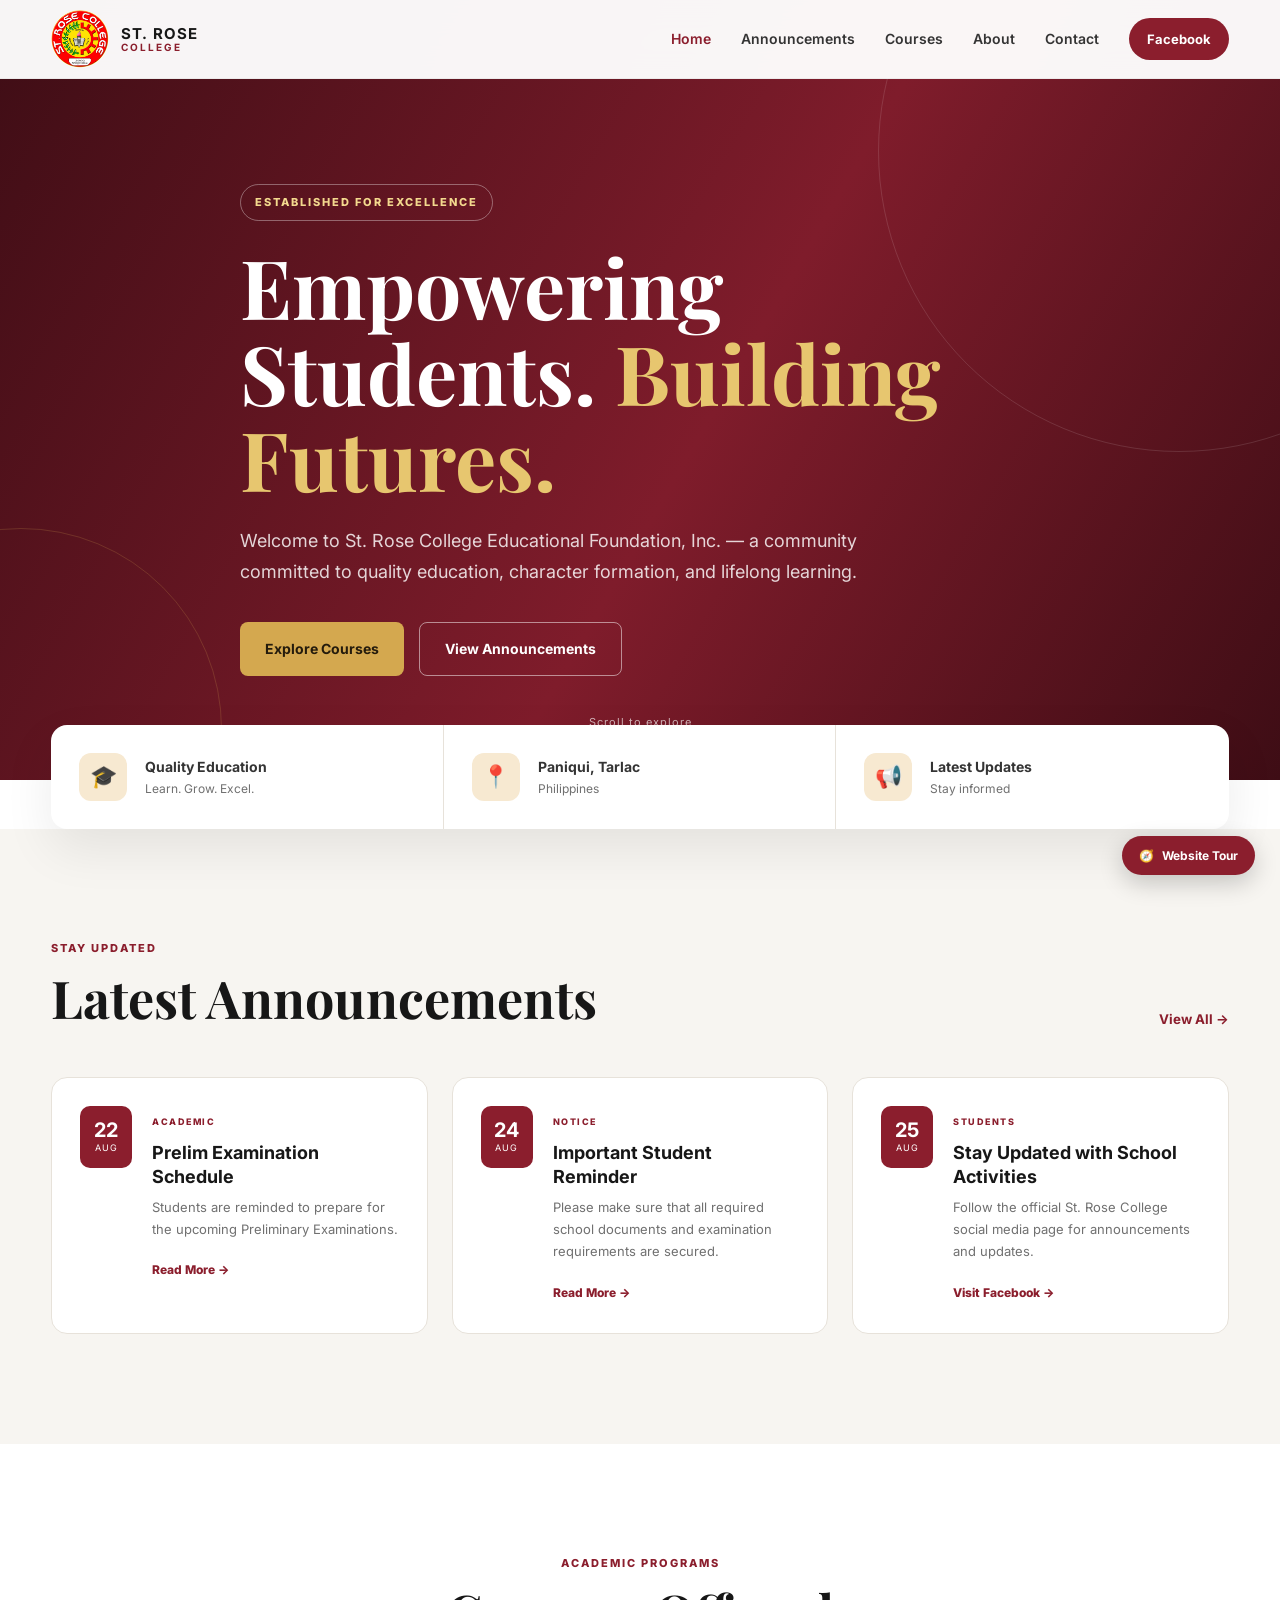
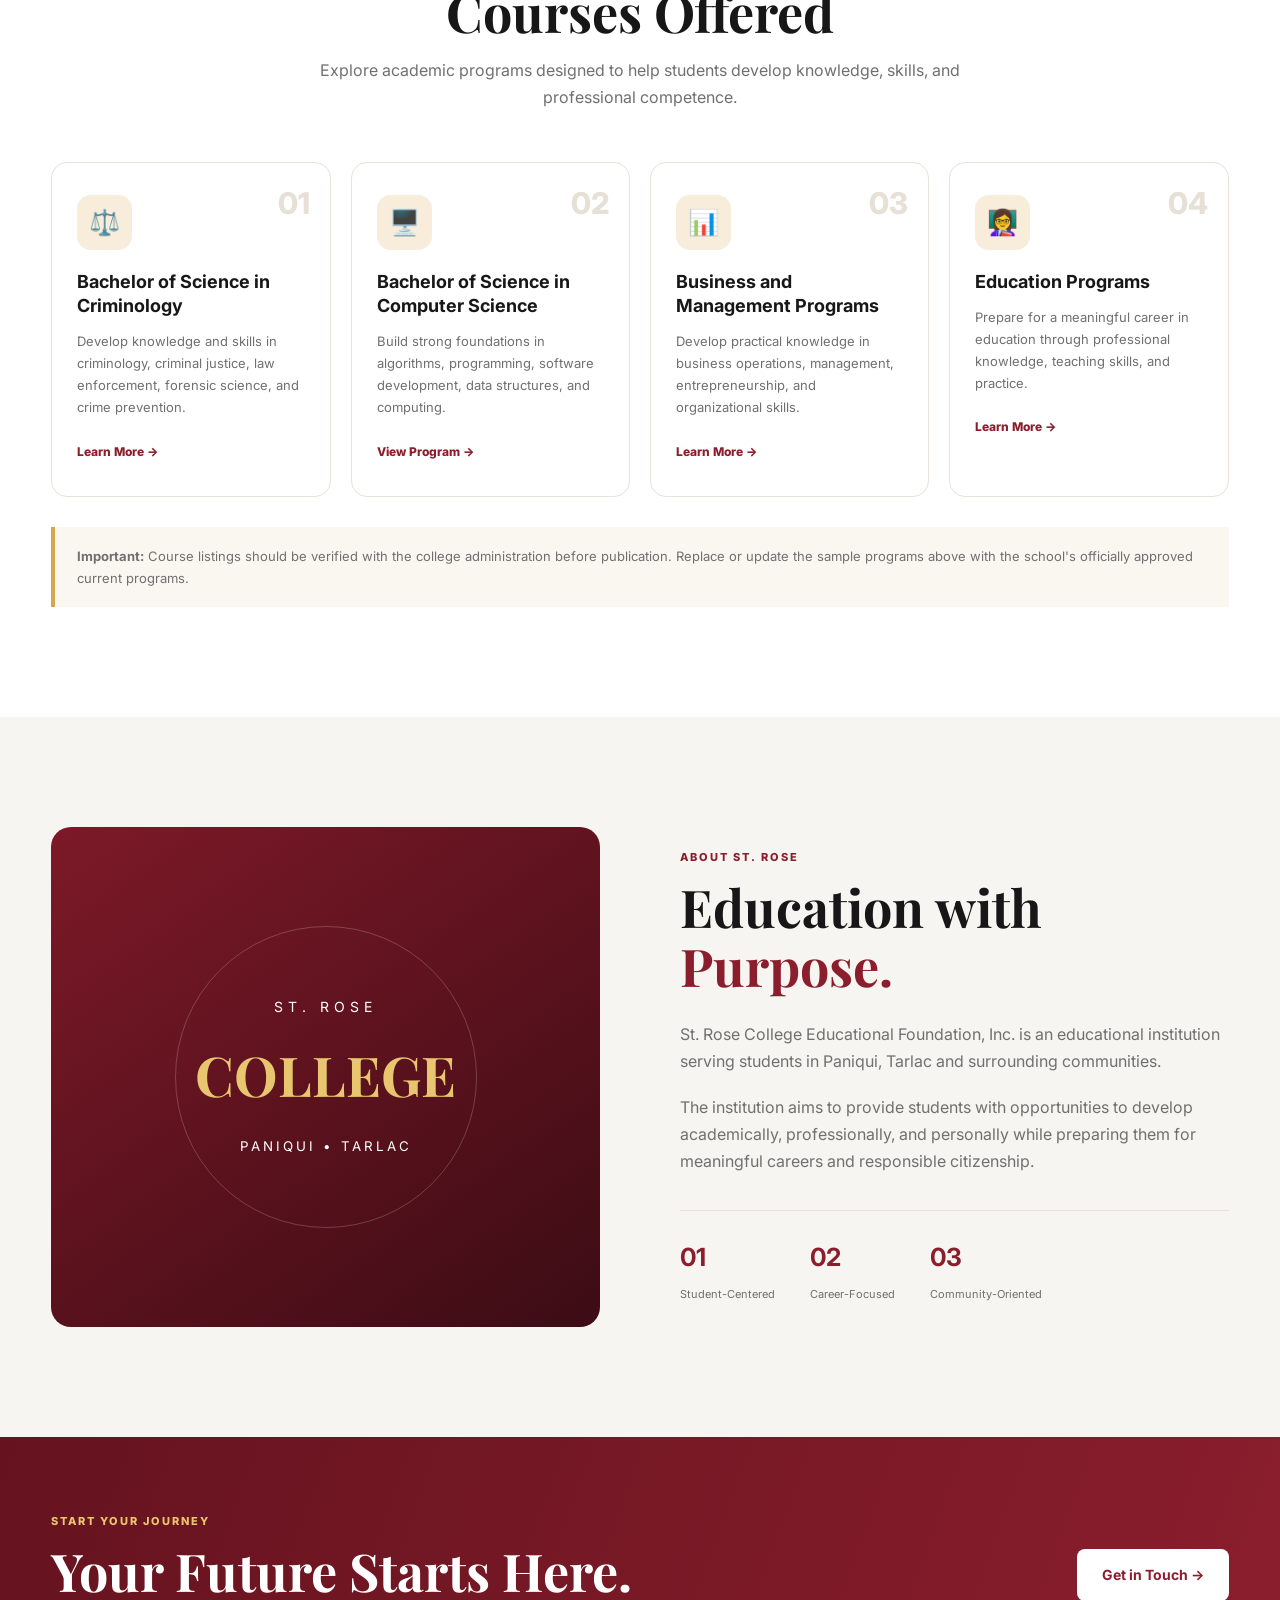
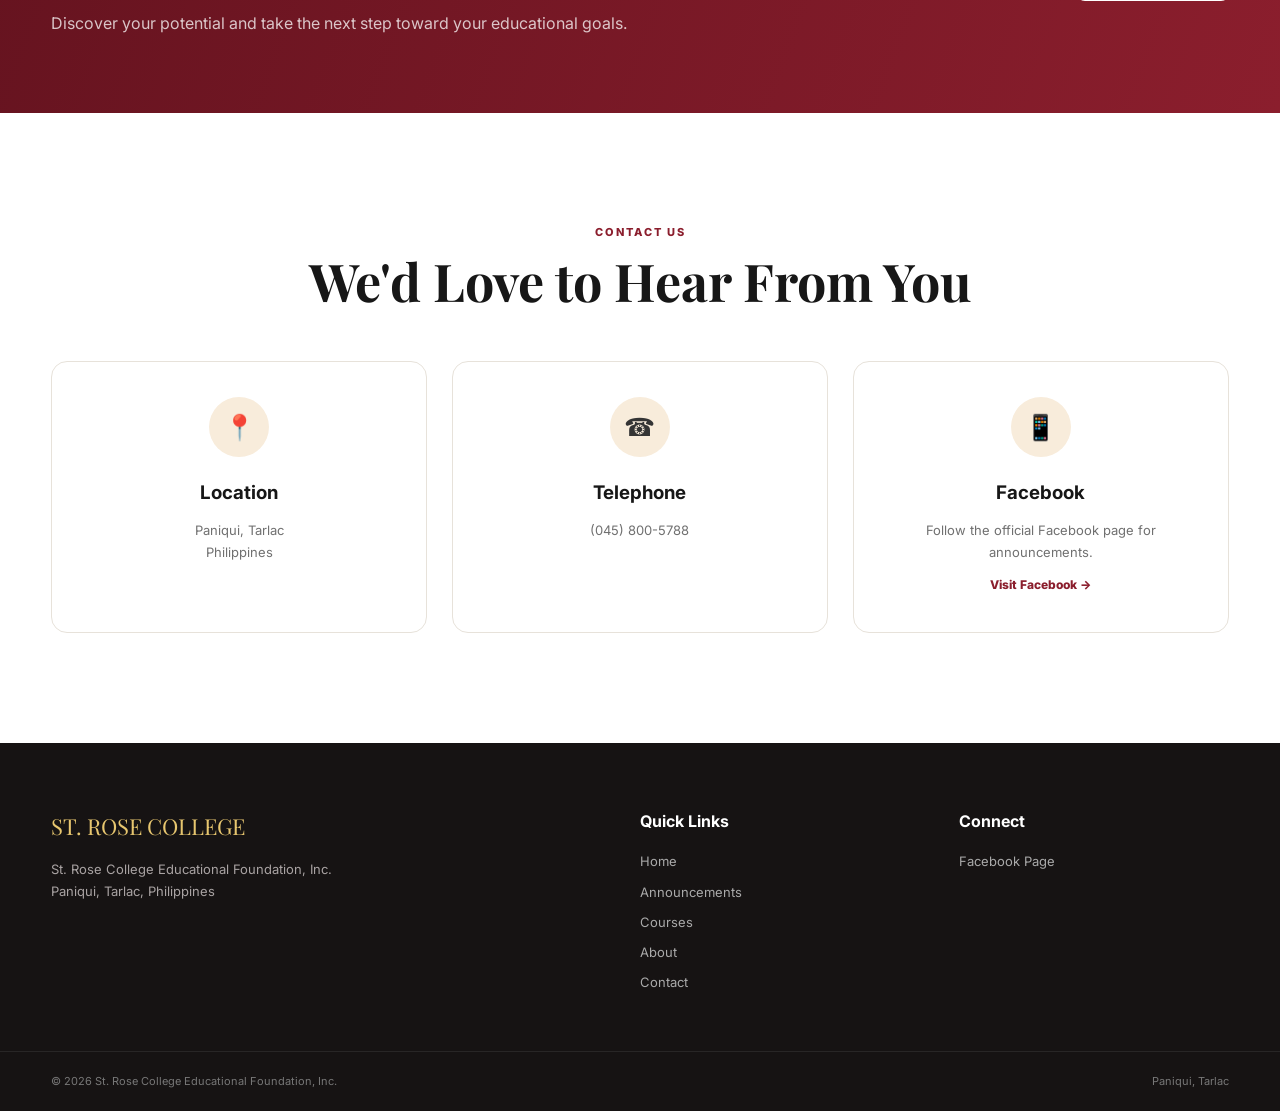
<file: index.html>
<!DOCTYPE html>
<html lang="en">
<head>
    <meta charset="UTF-8">
    <meta name="viewport" content="width=device-width, initial-scale=1.0">

    <title>St. Rose College Educational Foundation, Inc.</title>

    <meta
        name="description"
        content="St. Rose College Educational Foundation, Inc. - Paniqui, Tarlac"
    >

    <link rel="stylesheet" href="style.css">

    <!-- Google Font -->
    <link rel="preconnect" href="https://fonts.googleapis.com">
    <link rel="preconnect" href="https://fonts.gstatic.com" crossorigin>
    <link
        href="https://fonts.googleapis.com/css2?family=Inter:wght@400;500;600;700;800&family=Playfair+Display:wght@600;700;800&display=swap"
        rel="stylesheet"
    >
</head>

<body>

<!-- ================= HEADER ================= -->

<header class="header" data-tour="header">

    <div class="container nav-container">

        <a href="#home" class="logo">
        
            <img
                src="st-rose-logo.jpg"
                alt="St. Rose College Educational Foundation, Inc. Logo"
                class="college-logo"
            >
        
            <div class="logo-text">
                <strong>ST. ROSE</strong>
                <span>COLLEGE</span>
            </div>
        
        </a>

        <nav class="navbar" id="navbar">

            <a href="#home" class="nav-link active">Home</a>
            <a href="#announcements" class="nav-link">Announcements</a>
            <a href="#courses" class="nav-link">Courses</a>
            <a href="#about" class="nav-link">About</a>
            <a href="#contact" class="nav-link">Contact</a>

            <a
                href="https://www.facebook.com/officialstrosecollege2002/"
                target="_blank"
                class="nav-facebook"
            >
                Facebook
            </a>

        </nav>

        <button class="menu-toggle" id="menuToggle" aria-label="Open menu">
            ☰
        </button>

    </div>

</header>


<!-- ================= HERO ================= -->

<section
    class="hero"
    id="home"
    data-tour="hero"
>

    <div class="hero-overlay"></div>

    <div class="container hero-content">

        <div class="hero-badge">
            ESTABLISHED FOR EXCELLENCE
        </div>

        <h1>
            Empowering Students.
            <span>Building Futures.</span>
        </h1>

        <p>
            Welcome to St. Rose College Educational Foundation, Inc.
            — a community committed to quality education, character
            formation, and lifelong learning.
        </p>

        <div class="hero-buttons">

            <a href="#courses" class="btn btn-primary">
                Explore Courses
            </a>

            <a href="#announcements" class="btn btn-outline">
                View Announcements
            </a>

        </div>

    </div>

    <div class="hero-scroll">
        <span>Scroll to explore</span>
        <span>↓</span>
    </div>

</section>


<!-- ================= QUICK INFO ================= -->

<section class="quick-info">

    <div class="container quick-grid">

        <div class="quick-card">

            <div class="quick-icon">🎓</div>

            <div>
                <strong>Quality Education</strong>
                <span>Learn. Grow. Excel.</span>
            </div>

        </div>

        <div class="quick-card">

            <div class="quick-icon">📍</div>

            <div>
                <strong>Paniqui, Tarlac</strong>
                <span>Philippines</span>
            </div>

        </div>

        <div class="quick-card">

            <div class="quick-icon">📢</div>

            <div>
                <strong>Latest Updates</strong>
                <span>Stay informed</span>
            </div>

        </div>

    </div>

</section>


<!-- ================= ANNOUNCEMENTS ================= -->

<section
    class="section announcements"
    id="announcements"
    data-tour="announcements"
>

    <div class="container">

        <div class="section-heading">

            <div>
                <span class="section-label">STAY UPDATED</span>

                <h2>
                    Latest Announcements
                </h2>
            </div>

            <button class="view-all" id="showAllBtn">
                View All →
            </button>

        </div>


        <div class="announcement-grid" id="announcementGrid">

            <!-- Announcement 1 -->

            <article class="announcement-card">

                <div class="announcement-date">
                    <strong>22</strong>
                    <span>AUG</span>
                </div>

                <div class="announcement-content">

                    <span class="announcement-tag">
                        ACADEMIC
                    </span>

                    <h3>
                        Prelim Examination Schedule
                    </h3>

                    <p>
                        Students are reminded to prepare for the
                        upcoming Preliminary Examinations.
                    </p>

                    <button
                        class="read-more"
                        data-title="Prelim Examination Schedule"
                        data-content="Please prepare for your Preliminary Examinations. Students are encouraged to secure the necessary examination requirements before the examination dates."
                    >
                        Read More →
                    </button>

                </div>

            </article>


            <!-- Announcement 2 -->

            <article class="announcement-card">

                <div class="announcement-date">
                    <strong>24</strong>
                    <span>AUG</span>
                </div>

                <div class="announcement-content">

                    <span class="announcement-tag">
                        NOTICE
                    </span>

                    <h3>
                        Important Student Reminder
                    </h3>

                    <p>
                        Please make sure that all required school
                        documents and examination requirements are secured.
                    </p>

                    <button
                        class="read-more"
                        data-title="Important Student Reminder"
                        data-content="Students are advised to coordinate with the appropriate school offices regarding permits, promissory notes, and other requirements."
                    >
                        Read More →
                    </button>

                </div>

            </article>


            <!-- Announcement 3 -->

            <article class="announcement-card">

                <div class="announcement-date">
                    <strong>25</strong>
                    <span>AUG</span>
                </div>

                <div class="announcement-content">

                    <span class="announcement-tag">
                        STUDENTS
                    </span>

                    <h3>
                        Stay Updated with School Activities
                    </h3>

                    <p>
                        Follow the official St. Rose College social
                        media page for announcements and updates.
                    </p>

                    <a
                        href="https://www.facebook.com/officialstrosecollege2002/"
                        target="_blank"
                        class="read-more"
                    >
                        Visit Facebook →
                    </a>

                </div>

            </article>

        </div>

    </div>

</section>


<!-- ================= COURSES ================= -->

<section
    class="section courses-section"
    id="courses"
    data-tour="courses"
>

    <div class="container">

        <div class="section-heading centered">

            <span class="section-label">
                ACADEMIC PROGRAMS
            </span>

            <h2>
                Courses Offered
            </h2>

            <p>
                Explore academic programs designed to help students
                develop knowledge, skills, and professional competence.
            </p>

        </div>


        <div class="course-grid">

            <!-- Course -->

            <article class="course-card">
            
                <div class="course-number">
                    01
                </div>
            
                <div class="course-icon">
                    ⚖️
                </div>
            
                <h3>
                    Bachelor of Science in Criminology
                </h3>
            
                <p>
                    Develop knowledge and skills in criminology, criminal justice,
                    law enforcement, forensic science, and crime prevention.
                </p>
            
                <a href="#contact">
                    Learn More →
                </a>
            
            </article>


            <article class="course-card">
            
                <div class="course-number">
                    02
                </div>
            
                <div class="course-icon">
                    🖥️
                </div>
            
                <h3>
                    Bachelor of Science in Computer Science
                </h3>
            
                <p>
                    Build strong foundations in algorithms, programming,
                    software development, data structures, and computing.
                </p>
            
                <a href="computer-science.html" class="course-link">
                    View Program →
                </a>
            
            </article>


            <article class="course-card">

                <div class="course-number">
                    03
                </div>

                <div class="course-icon">
                    📊
                </div>

                <h3>
                    Business and Management Programs
                </h3>

                <p>
                    Develop practical knowledge in business operations,
                    management, entrepreneurship, and organizational skills.
                </p>

                <a href="#contact">
                    Learn More →
                </a>

            </article>


            <article class="course-card">

                <div class="course-number">
                    04
                </div>

                <div class="course-icon">
                    👩‍🏫
                </div>

                <h3>
                    Education Programs
                </h3>

                <p>
                    Prepare for a meaningful career in education through
                    professional knowledge, teaching skills, and practice.
                </p>

                <a href="#contact">
                    Learn More →
                </a>

            </article>

        </div>


        <div class="course-note">

            <strong>Important:</strong>

            Course listings should be verified with the college
            administration before publication. Replace or update the
            sample programs above with the school's officially approved
            current programs.

        </div>

    </div>

</section>


<!-- ================= ABOUT ================= -->

<section class="section about-section" id="about">

    <div class="container about-grid">

        <div class="about-image">

            <div class="image-placeholder">

                <span>ST. ROSE</span>

                <strong>COLLEGE</strong>

                <small>
                    PANIQUI • TARLAC
                </small>

            </div>

        </div>


        <div class="about-content">

            <span class="section-label">
                ABOUT ST. ROSE
            </span>

            <h2>
                Education with
                <span>Purpose.</span>
            </h2>

            <p>
                St. Rose College Educational Foundation, Inc. is an
                educational institution serving students in Paniqui,
                Tarlac and surrounding communities.
            </p>

            <p>
                The institution aims to provide students with opportunities
                to develop academically, professionally, and personally
                while preparing them for meaningful careers and responsible
                citizenship.
            </p>


            <div class="about-stats">

                <div>
                    <strong>01</strong>
                    <span>Student-Centered</span>
                </div>

                <div>
                    <strong>02</strong>
                    <span>Career-Focused</span>
                </div>

                <div>
                    <strong>03</strong>
                    <span>Community-Oriented</span>
                </div>

            </div>

        </div>

    </div>

</section>


<!-- ================= ADMISSION CTA ================= -->

<section class="cta">

    <div class="container cta-content">

        <div>

            <span class="section-label">
                START YOUR JOURNEY
            </span>

            <h2>
                Your Future Starts Here.
            </h2>

            <p>
                Discover your potential and take the next step
                toward your educational goals.
            </p>

        </div>

        <a href="#contact" class="btn btn-light">
            Get in Touch →
        </a>

    </div>

</section>


<!-- ================= CONTACT ================= -->

<section
    class="section contact-section"
    id="contact"
    data-tour="contact"
>

    <div class="container">

        <div class="section-heading centered">

            <span class="section-label">
                CONTACT US
            </span>

            <h2>
                We'd Love to Hear From You
            </h2>

        </div>


        <div class="contact-grid">

            <div class="contact-card">

                <div class="contact-icon">
                    📍
                </div>

                <h3>
                    Location
                </h3>

                <p>
                    Paniqui, Tarlac<br>
                    Philippines
                </p>

            </div>


            <div class="contact-card">

                <div class="contact-icon">
                    ☎
                </div>

                <h3>
                    Telephone
                </h3>

                <p>
                    (045) 800-5788
                </p>

            </div>


            <div class="contact-card">

                <div class="contact-icon">
                    📱
                </div>

                <h3>
                    Facebook
                </h3>

                <p>
                    Follow the official Facebook page
                    for announcements.
                </p>

                <a
                    href="https://www.facebook.com/officialstrosecollege2002/"
                    target="_blank"
                >
                    Visit Facebook →
                </a>

            </div>

        </div>

    </div>

</section>


<!-- ================= FOOTER ================= -->

<footer class="footer">

    <div class="container footer-grid">

        <div>

            <div class="footer-logo">
                ST. ROSE COLLEGE
            </div>

            <p>
                St. Rose College Educational Foundation, Inc.
            </p>

            <p>
                Paniqui, Tarlac, Philippines
            </p>

        </div>


        <div>

            <h4>
                Quick Links
            </h4>

            <a href="#home">Home</a>
            <a href="#announcements">Announcements</a>
            <a href="#courses">Courses</a>
            <a href="#about">About</a>
            <a href="#contact">Contact</a>

        </div>


        <div>

            <h4>
                Connect
            </h4>

            <a
                href="https://www.facebook.com/officialstrosecollege2002/"
                target="_blank"
            >
                Facebook Page
            </a>

        </div>

    </div>


    <div class="footer-bottom">

        <div class="container">

            <span>
                © <span id="year"></span>
                St. Rose College Educational Foundation, Inc.
            </span>

            <span>
                Paniqui, Tarlac
            </span>

        </div>

    </div>

</footer>


<!-- ================= ANNOUNCEMENT MODAL ================= -->

<div class="modal" id="announcementModal">

    <div class="modal-box">

        <button class="modal-close" id="modalClose">
            ×
        </button>

        <span class="section-label">
            ANNOUNCEMENT
        </span>

        <h2 id="modalTitle">
            Announcement
        </h2>

        <p id="modalContent">
        </p>

        <button class="btn btn-primary" id="modalButton">
            Close
        </button>

    </div>

</div>



<!-- =====================================================
     WEBSITE GUIDED TOUR
===================================================== -->

<div id="tourOverlay" class="tour-overlay">

    <div id="tourHighlight" class="tour-highlight"></div>

    <div id="tourTooltip" class="tour-tooltip">

        <div class="tour-progress">
            <span id="tourStepNumber">1</span>
            /
            <span id="tourTotalSteps">6</span>
        </div>

        <button
            id="tourClose"
            class="tour-close"
            aria-label="Close tour"
        >
            ×
        </button>

        <div class="tour-icon" id="tourIcon">
            👋
        </div>

        <h3 id="tourTitle">
            Welcome to St. Rose College
        </h3>

        <p id="tourDescription">
            Let us give you a quick tour of the website.
        </p>

        <div class="tour-actions">

            <button
                id="tourSkip"
                class="tour-skip"
            >
                Skip Tour
            </button>

            <div class="tour-navigation">

                <button
                    id="tourBack"
                    class="tour-btn tour-back"
                >
                    ← Back
                </button>

                <button
                    id="tourNext"
                    class="tour-btn tour-next"
                >
                    Next →
                </button>

            </div>

        </div>

    </div>

</div>


<!-- Start Tour Button -->

<button
    id="startTour"
    class="start-tour"
    title="Take a website tour"
>
    🧭
    <span>Website Tour</span>
</button>


<script src="script.js"></script>

</body>
</html>
</file>
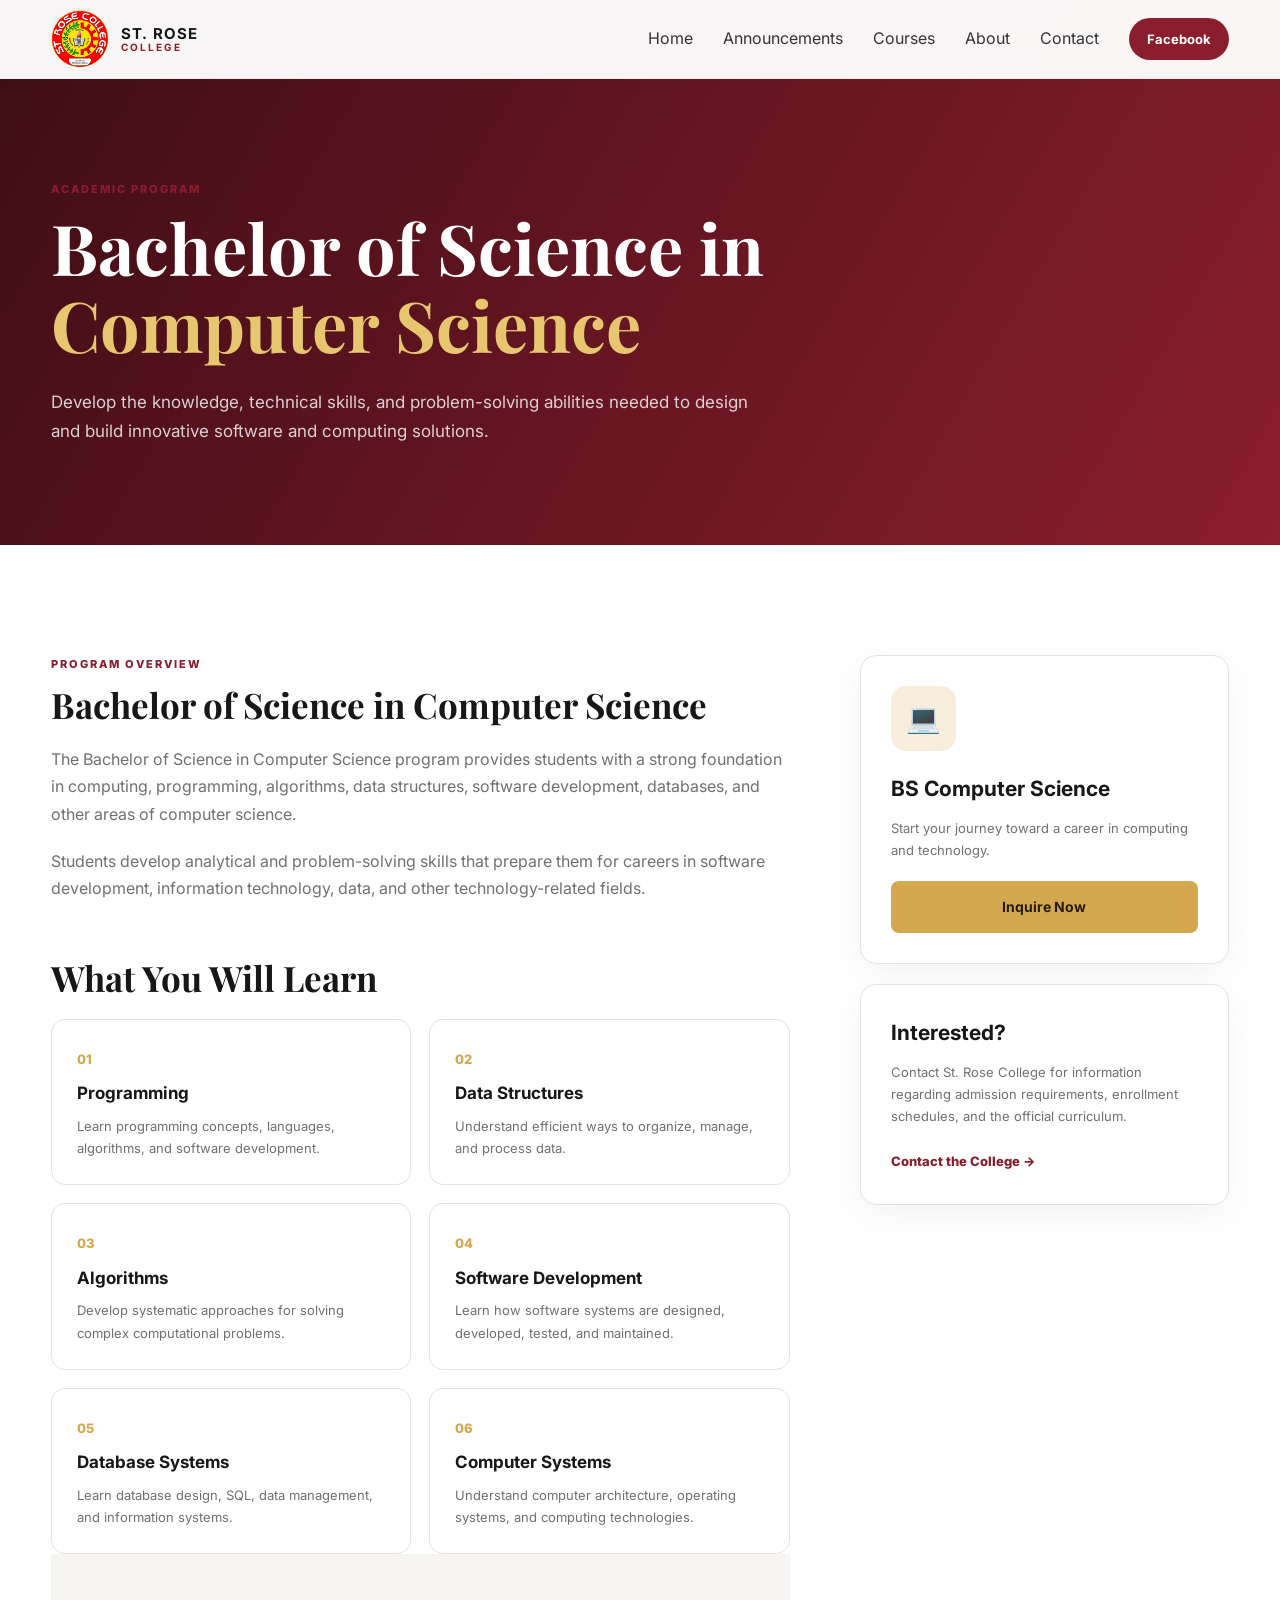
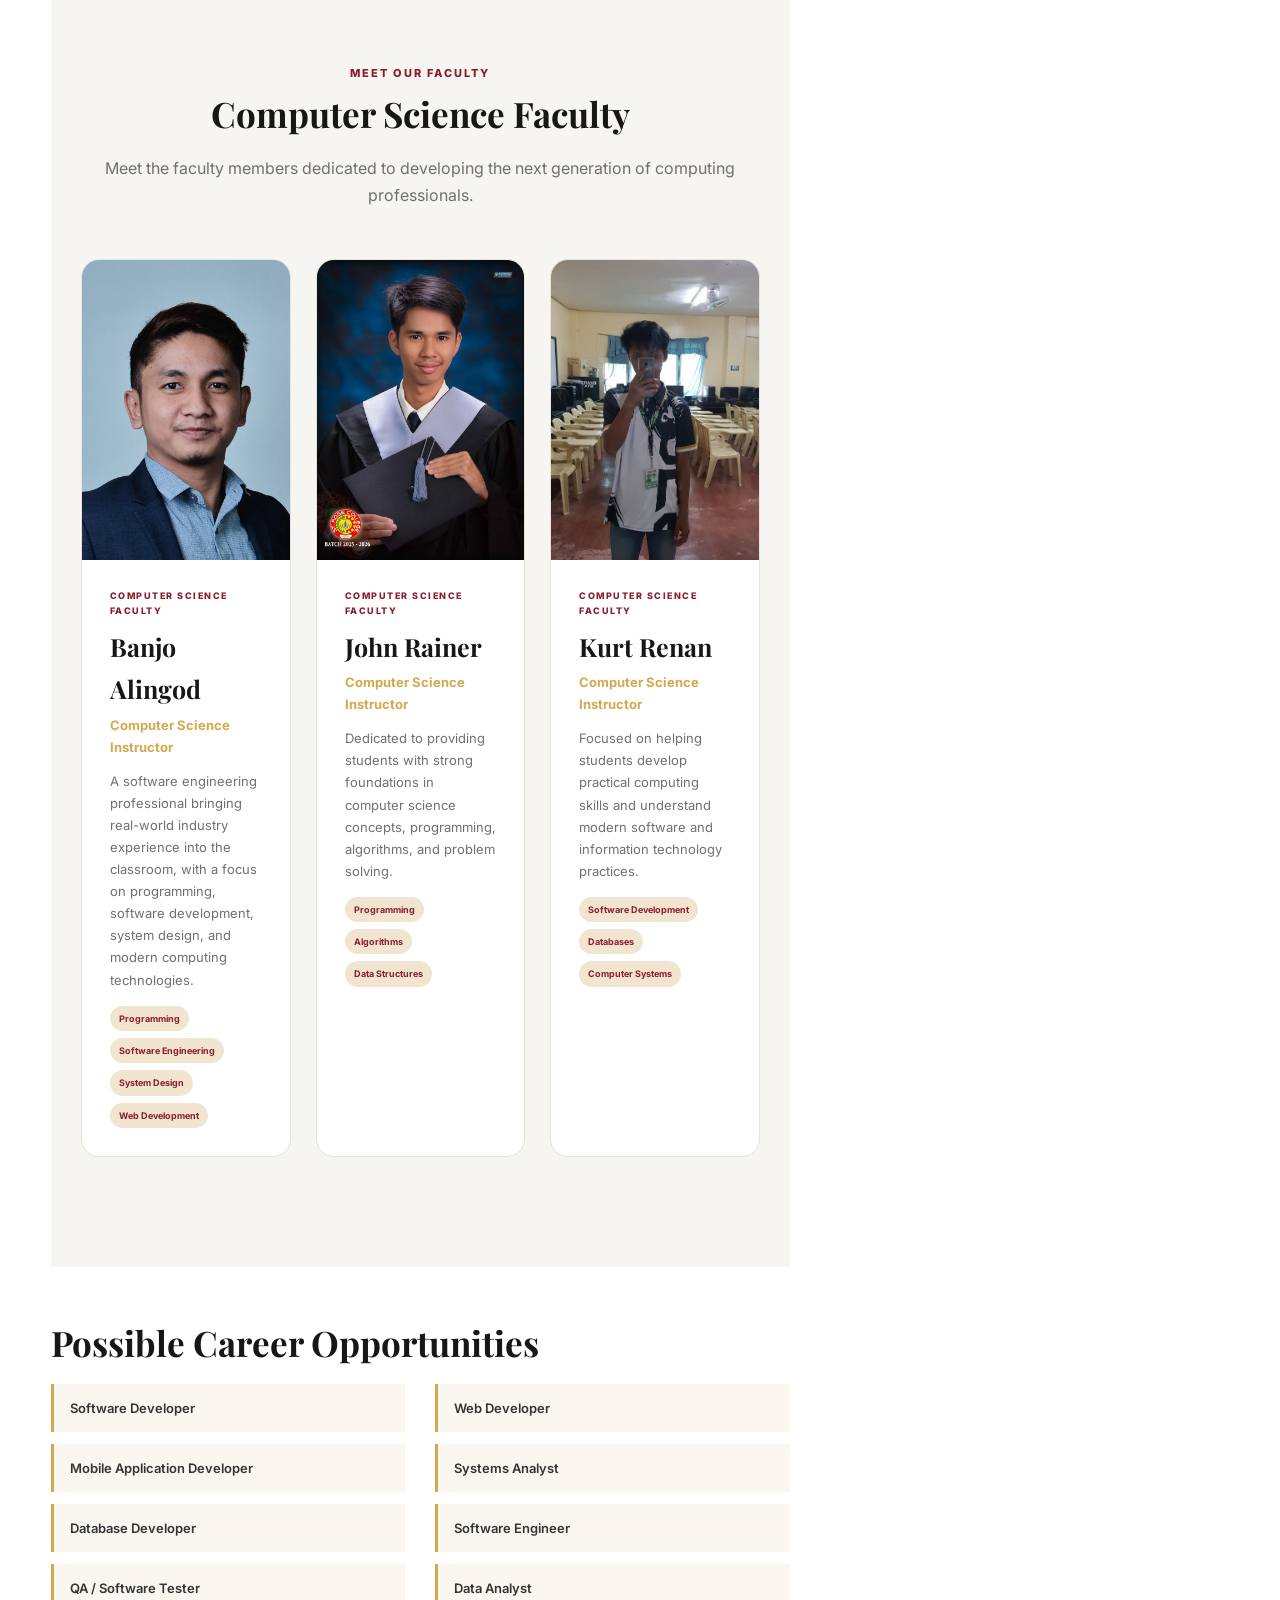
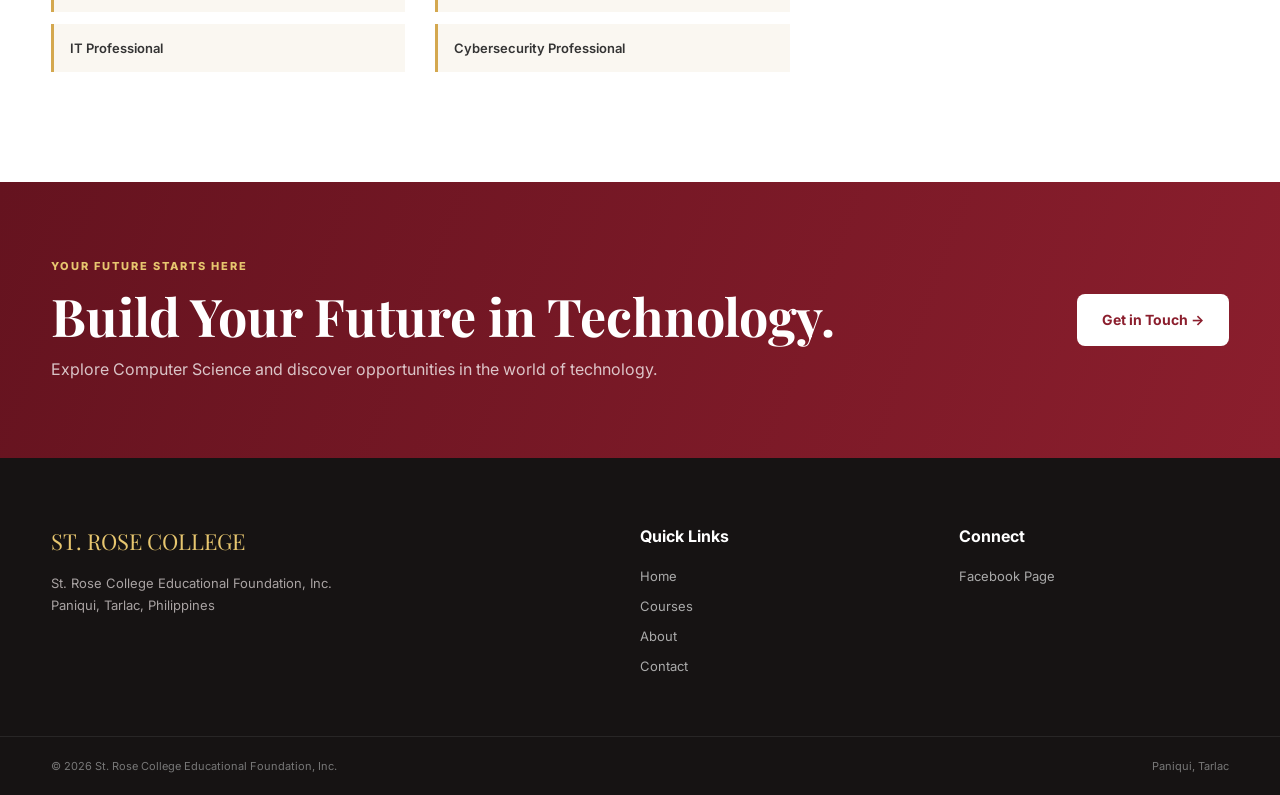
<file: computer-science.html>
<!DOCTYPE html>
<html lang="en">

<head>

    <meta charset="UTF-8">

    <meta
        name="viewport"
        content="width=device-width, initial-scale=1.0"
    >

    <title>BS Computer Science | St. Rose College</title>

    <link rel="stylesheet" href="style.css">

    <link
        rel="preconnect"
        href="https://fonts.googleapis.com"
    >

    <link
        rel="preconnect"
        href="https://fonts.gstatic.com"
        crossorigin
    >

    <link
        href="https://fonts.googleapis.com/css2?family=Inter:wght@400;500;600;700;800&family=Playfair+Display:wght@600;700;800&display=swap"
        rel="stylesheet"
    >

</head>

<body>


<!-- HEADER -->

<header class="header">

    <div class="container nav-container">

        <a href="index.html" class="logo">

            <img
                src="st-rose-logo.jpg"
                alt="St. Rose College Logo"
                class="college-logo"
            >

            <div class="logo-text">

                <strong>ST. ROSE</strong>

                <span>COLLEGE</span>

            </div>

        </a>


        <nav class="navbar">

            <a href="index.html">
                Home
            </a>

            <a href="index.html#announcements">
                Announcements
            </a>

            <a href="index.html#courses">
                Courses
            </a>

            <a href="index.html#about">
                About
            </a>

            <a href="index.html#contact">
                Contact
            </a>

            <a
                href="https://www.facebook.com/officialstrosecollege2002/"
                target="_blank"
                class="nav-facebook"
            >
                Facebook
            </a>

        </nav>

    </div>

</header>


<!-- PROGRAM HERO -->

<section class="program-hero">

    <div class="container">

        <span class="section-label">
            ACADEMIC PROGRAM
        </span>

        <h1>
            Bachelor of Science in
            <span>Computer Science</span>
        </h1>

        <p>
            Develop the knowledge, technical skills, and problem-solving
            abilities needed to design and build innovative software
            and computing solutions.
        </p>

    </div>

</section>


<!-- PROGRAM CONTENT -->

<section class="section">

    <div class="container program-grid">


        <!-- MAIN CONTENT -->

        <main class="program-content">

            <span class="section-label">
                PROGRAM OVERVIEW
            </span>

            <h2>
                Bachelor of Science in Computer Science
            </h2>

            <p>
                The Bachelor of Science in Computer Science program
                provides students with a strong foundation in computing,
                programming, algorithms, data structures, software
                development, databases, and other areas of computer science.
            </p>

            <p>
                Students develop analytical and problem-solving skills
                that prepare them for careers in software development,
                information technology, data, and other technology-related
                fields.
            </p>


            <h2 class="program-subtitle">
                What You Will Learn
            </h2>

            <div class="learning-grid">

                <div class="learning-card">
                    <span>01</span>
                    <h3>Programming</h3>
                    <p>
                        Learn programming concepts, languages,
                        algorithms, and software development.
                    </p>
                </div>

                <div class="learning-card">
                    <span>02</span>
                    <h3>Data Structures</h3>
                    <p>
                        Understand efficient ways to organize,
                        manage, and process data.
                    </p>
                </div>

                <div class="learning-card">
                    <span>03</span>
                    <h3>Algorithms</h3>
                    <p>
                        Develop systematic approaches for solving
                        complex computational problems.
                    </p>
                </div>

                <div class="learning-card">
                    <span>04</span>
                    <h3>Software Development</h3>
                    <p>
                        Learn how software systems are designed,
                        developed, tested, and maintained.
                    </p>
                </div>

                <div class="learning-card">
                    <span>05</span>
                    <h3>Database Systems</h3>
                    <p>
                        Learn database design, SQL, data management,
                        and information systems.
                    </p>
                </div>

                <div class="learning-card">
                    <span>06</span>
                    <h3>Computer Systems</h3>
                    <p>
                        Understand computer architecture, operating
                        systems, and computing technologies.
                    </p>
                </div>

            </div>

<!-- =========================================
     COMPUTER SCIENCE FACULTY
========================================= -->

            <section
                class="section faculty-section"
                id="faculty"
            >
            
                <div class="container">
            
                    <div class="section-heading centered">
            
                        <span class="section-label">
                            MEET OUR FACULTY
                        </span>
            
                        <h2>
                            Computer Science Faculty
                        </h2>
            
                        <p>
                            Meet the faculty members dedicated to developing
                            the next generation of computing professionals.
                        </p>
            
                    </div>
            
            
                    <div class="faculty-grid">
            
            
                        <!-- FACULTY 1 - BANJO -->
            
                        <article class="faculty-card">
            
                            <div class="faculty-photo">
            
                                <img
                                    src="Banjo.png"
                                    alt="Banjo Alingod"
                                >
            
                            </div>
            
                            <div class="faculty-info">
            
                                <span class="faculty-role">
                                    COMPUTER SCIENCE FACULTY
                                </span>
            
                                <h3>
                                    Banjo Alingod
                                </h3>
            
                                <p class="faculty-position">
                                    Computer Science Instructor
                                </p>
            
                                <p>
                                    A software engineering professional bringing
                                    real-world industry experience into the classroom,
                                    with a focus on programming, software development,
                                    system design, and modern computing technologies.
                                </p>
            
                                <div class="faculty-skills">
            
                                    <span>Programming</span>
                                    <span>Software Engineering</span>
                                    <span>System Design</span>
                                    <span>Web Development</span>
            
                                </div>
            
                            </div>
            
                        </article>
            
            
                        <!-- FACULTY 2 -->
            
                        <article class="faculty-card">
            
                            <div class="faculty-photo">
            
                                <img
                                    src="images/John Rainer.jpg"
                                    alt="Computer Science Faculty Member"
                                >
            
                            </div>
            
                            <div class="faculty-info">
            
                                <span class="faculty-role">
                                    COMPUTER SCIENCE FACULTY
                                </span>
            
                                <h3>
                                    John Rainer
                                </h3>
            
                                <p class="faculty-position">
                                    Computer Science Instructor
                                </p>
            
                                <p>
                                    Dedicated to providing students with strong
                                    foundations in computer science concepts,
                                    programming, algorithms, and problem solving.
                                </p>
            
                                <div class="faculty-skills">
            
                                    <span>Programming</span>
                                    <span>Algorithms</span>
                                    <span>Data Structures</span>
            
                                </div>
            
                            </div>
            
                        </article>
            
            
                        <!-- FACULTY 3 -->
            
                        <article class="faculty-card">
            
                            <div class="faculty-photo">
            
                                <img
                                    src="images/Kurt.jpg"
                                    alt="Computer Science Faculty Member"
                                >
            
                            </div>
            
                            <div class="faculty-info">
            
                                <span class="faculty-role">
                                    COMPUTER SCIENCE FACULTY
                                </span>
            
                                <h3>
                                    Kurt Renan
                                </h3>
            
                                <p class="faculty-position">
                                    Computer Science Instructor
                                </p>
            
                                <p>
                                    Focused on helping students develop practical
                                    computing skills and understand modern software
                                    and information technology practices.
                                </p>
            
                                <div class="faculty-skills">
            
                                    <span>Software Development</span>
                                    <span>Databases</span>
                                    <span>Computer Systems</span>
            
                                </div>
            
                            </div>
            
                        </article>
            
                    </div>
            
                </div>
            
            </section>


            <h2 class="program-subtitle">
                Possible Career Opportunities
            </h2>

            <ul class="career-list">

                <li>Software Developer</li>

                <li>Web Developer</li>

                <li>Mobile Application Developer</li>

                <li>Systems Analyst</li>

                <li>Database Developer</li>

                <li>Software Engineer</li>

                <li>QA / Software Tester</li>

                <li>Data Analyst</li>

                <li>IT Professional</li>

                <li>Cybersecurity Professional</li>

            </ul>

        </main>


        <!-- SIDEBAR -->

        <aside class="program-sidebar">

            <div class="program-card">

                <div class="program-card-icon">
                    💻
                </div>

                <h3>
                    BS Computer Science
                </h3>

                <p>
                    Start your journey toward a career
                    in computing and technology.
                </p>

                <a
                    href="index.html#contact"
                    class="btn btn-primary"
                >
                    Inquire Now
                </a>

            </div>


            <div class="program-card">

                <h3>
                    Interested?
                </h3>

                <p>
                    Contact St. Rose College for information
                    regarding admission requirements,
                    enrollment schedules, and the official
                    curriculum.
                </p>

                <a
                    href="https://www.facebook.com/officialstrosecollege2002/"
                    target="_blank"
                    class="course-link"
                >
                    Contact the College →
                </a>

            </div>

        </aside>

    </div>

</section>


<!-- CTA -->

<section class="cta">

    <div class="container cta-content">

        <div>

            <span class="section-label">
                YOUR FUTURE STARTS HERE
            </span>

            <h2>
                Build Your Future in Technology.
            </h2>

            <p>
                Explore Computer Science and discover
                opportunities in the world of technology.
            </p>

        </div>

        <a
            href="index.html#contact"
            class="btn btn-light"
        >
            Get in Touch →
        </a>

    </div>

</section>


<!-- FOOTER -->

<footer class="footer">

    <div class="container footer-grid">

        <div>

            <div class="footer-logo">
                ST. ROSE COLLEGE
            </div>

            <p>
                St. Rose College Educational Foundation, Inc.
            </p>

            <p>
                Paniqui, Tarlac, Philippines
            </p>

        </div>


        <div>

            <h4>
                Quick Links
            </h4>

            <a href="index.html">
                Home
            </a>

            <a href="index.html#courses">
                Courses
            </a>

            <a href="index.html#about">
                About
            </a>

            <a href="index.html#contact">
                Contact
            </a>

        </div>


        <div>

            <h4>
                Connect
            </h4>

            <a
                href="https://www.facebook.com/officialstrosecollege2002/"
                target="_blank"
            >
                Facebook Page
            </a>

        </div>

    </div>


    <div class="footer-bottom">

        <div class="container">

            <span>
                © <span id="year"></span>
                St. Rose College Educational Foundation, Inc.
            </span>

            <span>
                Paniqui, Tarlac
            </span>

        </div>

    </div>

</footer>


<script>

    document.getElementById("year").textContent =
        new Date().getFullYear();

</script>

</body>

</html>
</file>
<file: style.css>
/* =========================================
   ST. ROSE COLLEGE WEBSITE
   ========================================= */

:root {
    --primary: #8b1e2d;
    --primary-dark: #65131f;
    --secondary: #d4a84f;

    --dark: #171717;
    --text: #343434;
    --muted: #707070;

    --light: #f7f5f1;
    --white: #ffffff;

    --border: #e7e2da;

    --shadow:
        0 20px 50px rgba(0, 0, 0, 0.08);

    --radius: 16px;
}


/* =========================================
   RESET
   ========================================= */

* {
    margin: 0;
    padding: 0;
    box-sizing: border-box;
}

html {
    scroll-behavior: smooth;
}

body {
    font-family: "Inter", sans-serif;
    color: var(--text);
    background: var(--white);
    line-height: 1.7;
}

a {
    color: inherit;
    text-decoration: none;
}

button {
    font-family: inherit;
}

.container {
    width: min(1180px, 92%);
    margin: auto;
}


/* =========================================
   HEADER
   ========================================= */

.header {
    position: fixed;
    top: 0;
    left: 0;
    width: 100%;
    z-index: 1000;

    background: rgba(255, 255, 255, 0.96);

    border-bottom: 1px solid rgba(0, 0, 0, 0.05);

    backdrop-filter: blur(15px);
}

.nav-container {
    min-height: 78px;

    display: flex;
    align-items: center;
    justify-content: space-between;
}


/* LOGO */

.logo {
    display: flex;
    align-items: center;
    gap: 12px;
}

.college-logo {
    width: 58px;
    height: 58px;
    object-fit: contain;
    border-radius: 50%;
    display: block;
}

.logo-text {
    display: flex;
    flex-direction: column;
    line-height: 1.05;
}

.logo-text strong {
    font-size: 15px;
    letter-spacing: 1px;
    color: #171717;
}

.logo-text span {
    color: #8b1e2d;
    font-size: 10px;
    letter-spacing: 2px;
    font-weight: 700;
}

/* NAVIGATION */

.navbar {
    display: flex;
    align-items: center;
    gap: 30px;
}

.nav-link {
    font-size: 14px;
    font-weight: 600;
    color: var(--text);

    transition: 0.3s;
}

.nav-link:hover,
.nav-link.active {
    color: var(--primary);
}

.nav-facebook {
    padding: 10px 18px;

    border-radius: 30px;

    background: var(--primary);

    color: var(--white);

    font-size: 13px;
    font-weight: 700;

    transition: 0.3s;
}

.nav-facebook:hover {
    background: var(--primary-dark);
    transform: translateY(-2px);
}

.menu-toggle {
    display: none;

    border: 0;
    background: transparent;

    font-size: 28px;

    cursor: pointer;
}


/* =========================================
   HERO
   ========================================= */

.hero {
    min-height: 780px;

    position: relative;

    display: flex;
    align-items: center;

    background:
        linear-gradient(
            120deg,
            #3e0d15,
            #7f1c2b 55%,
            #3e0d15
        );

    color: var(--white);

    overflow: hidden;
}

.hero::before {
    content: "";

    position: absolute;

    width: 600px;
    height: 600px;

    border-radius: 50%;

    border: 1px solid rgba(255, 255, 255, 0.12);

    right: -200px;
    top: -150px;
}

.hero::after {
    content: "";

    position: absolute;

    width: 400px;
    height: 400px;

    border-radius: 50%;

    border: 1px solid rgba(212, 168, 79, 0.2);

    left: -180px;
    bottom: -150px;
}

.hero-content {
    position: relative;
    z-index: 2;

    max-width: 800px;

    padding-top: 80px;
}

.hero-badge {
    display: inline-block;

    padding: 8px 14px;

    margin-bottom: 22px;

    border: 1px solid rgba(255,255,255,.35);

    border-radius: 30px;

    color: #f3d98e;

    font-size: 11px;

    font-weight: 800;

    letter-spacing: 2px;
}

.hero h1 {
    max-width: 780px;

    font-family: "Playfair Display", serif;

    font-size: clamp(48px, 7vw, 82px);

    line-height: 1.05;

    margin-bottom: 25px;
}

.hero h1 span {
    color: #e7c66f;
}

.hero p {
    max-width: 680px;

    font-size: 18px;

    color: rgba(255,255,255,.82);

    margin-bottom: 35px;
}

.hero-buttons {
    display: flex;
    gap: 15px;
    flex-wrap: wrap;
}


/* BUTTONS */

.btn {
    display: inline-flex;

    align-items: center;
    justify-content: center;

    padding: 14px 25px;

    border-radius: 8px;

    font-size: 14px;
    font-weight: 700;

    border: 0;

    cursor: pointer;

    transition: .3s;
}

.btn-primary {
    background: var(--secondary);
    color: #241b0c;
}

.btn-primary:hover {
    transform: translateY(-3px);

    box-shadow: 0 10px 25px rgba(0,0,0,.18);
}

.btn-outline {
    border: 1px solid rgba(255,255,255,.5);

    color: white;
}

.btn-outline:hover {
    background: white;
    color: var(--primary);
}

.btn-light {
    background: white;
    color: var(--primary);
}

.hero-scroll {
    position: absolute;

    bottom: 30px;
    left: 50%;

    transform: translateX(-50%);

    display: flex;
    flex-direction: column;

    align-items: center;

    color: rgba(255,255,255,.65);

    font-size: 11px;

    letter-spacing: 1px;
}


/* =========================================
   QUICK INFO
   ========================================= */

.quick-info {
    position: relative;

    margin-top: -55px;

    z-index: 10;
}

.quick-grid {
    display: grid;

    grid-template-columns: repeat(3, 1fr);

    background: white;

    box-shadow: var(--shadow);

    border-radius: var(--radius);

    overflow: hidden;
}

.quick-card {
    padding: 28px;

    display: flex;

    align-items: center;

    gap: 18px;

    border-right: 1px solid var(--border);
}

.quick-card:last-child {
    border: 0;
}

.quick-icon {
    width: 48px;
    height: 48px;

    display: grid;
    place-items: center;

    background: #f7e9d1;

    border-radius: 12px;

    font-size: 22px;
}

.quick-card strong {
    display: block;

    font-size: 14px;
}

.quick-card span {
    display: block;

    color: var(--muted);

    font-size: 12px;
}


/* =========================================
   SECTIONS
   ========================================= */

.section {
    padding: 110px 0;
}

.section-heading {
    display: flex;

    justify-content: space-between;

    align-items: end;

    margin-bottom: 50px;
}

.section-heading.centered {
    display: block;

    text-align: center;

    max-width: 720px;

    margin-left: auto;
    margin-right: auto;
}

.section-label {
    display: block;

    margin-bottom: 10px;

    color: var(--primary);

    font-size: 11px;

    font-weight: 800;

    letter-spacing: 2px;
}

.section-heading h2,
.about-content h2,
.cta h2 {
    font-family: "Playfair Display", serif;

    color: var(--dark);

    font-size: clamp(35px, 5vw, 52px);

    line-height: 1.15;
}

.section-heading p {
    margin-top: 15px;

    color: var(--muted);
}

.view-all {
    border: 0;

    background: transparent;

    color: var(--primary);

    font-weight: 700;

    cursor: pointer;
}


/* =========================================
   ANNOUNCEMENTS
   ========================================= */

.announcements {
    background: var(--light);
}

.announcement-grid {
    display: grid;

    grid-template-columns: repeat(3, 1fr);

    gap: 24px;
}

.announcement-card {
    background: white;

    border: 1px solid var(--border);

    border-radius: var(--radius);

    padding: 28px;

    display: flex;

    gap: 20px;

    transition: .3s;
}

.announcement-card:hover {
    transform: translateY(-7px);

    box-shadow: var(--shadow);
}

.announcement-date {
    flex-shrink: 0;

    width: 52px;
    height: 62px;

    display: flex;

    flex-direction: column;

    justify-content: center;
    align-items: center;

    background: var(--primary);

    color: white;

    border-radius: 10px;
}

.announcement-date strong {
    font-size: 20px;
    line-height: 1;
}

.announcement-date span {
    font-size: 9px;

    letter-spacing: 1px;
}

.announcement-tag {
    color: var(--primary);

    font-size: 9px;

    font-weight: 800;

    letter-spacing: 1.5px;
}

.announcement-content h3 {
    margin: 7px 0;

    color: var(--dark);

    font-size: 18px;

    line-height: 1.35;
}

.announcement-content p {
    color: var(--muted);

    font-size: 13px;

    margin-bottom: 15px;
}

.read-more {
    border: 0;

    background: transparent;

    color: var(--primary);

    font-size: 12px;

    font-weight: 800;

    cursor: pointer;
}


/* =========================================
   COURSES
   ========================================= */

.course-grid {
    display: grid;

    grid-template-columns: repeat(4, 1fr);

    gap: 20px;
}

.course-card {
    position: relative;

    padding: 32px 25px;

    border: 1px solid var(--border);

    border-radius: var(--radius);

    background: white;

    overflow: hidden;

    transition: .3s;
}

.course-card:hover {
    transform: translateY(-8px);

    border-color: #d9b866;

    box-shadow: var(--shadow);
}

.course-number {
    position: absolute;

    top: 15px;
    right: 20px;

    color: #e7e0d7;

    font-size: 30px;

    font-weight: 800;
}

.course-icon {
    width: 55px;
    height: 55px;

    display: grid;
    place-items: center;

    margin-bottom: 20px;

    background: #f8ecdb;

    border-radius: 14px;

    font-size: 25px;
}

.course-card h3 {
    margin-bottom: 12px;

    color: var(--dark);

    font-size: 18px;

    line-height: 1.35;
}

.course-card p {
    color: var(--muted);

    font-size: 13px;

    margin-bottom: 18px;
}

.course-card a {
    color: var(--primary);

    font-size: 12px;

    font-weight: 800;
}

.course-note {
    margin-top: 30px;

    padding: 18px 22px;

    border-left: 4px solid var(--secondary);

    background: #faf7f1;

    color: var(--muted);

    font-size: 13px;
}


/* =========================================
   ABOUT
   ========================================= */

.about-section {
    background: var(--light);
}

.about-grid {
    display: grid;

    grid-template-columns: 1fr 1fr;

    gap: 80px;

    align-items: center;
}

.about-image {
    min-height: 500px;

    border-radius: 20px;

    background:
        linear-gradient(
            145deg,
            #7d1928,
            #3c0c14
        );

    display: grid;

    place-items: center;

    position: relative;

    overflow: hidden;
}

.about-image::before {
    content: "";

    position: absolute;

    width: 300px;
    height: 300px;

    border: 1px solid rgba(255,255,255,.2);

    border-radius: 50%;
}

.image-placeholder {
    position: relative;

    z-index: 2;

    color: white;

    text-align: center;
}

.image-placeholder span {
    display: block;

    font-size: 14px;

    letter-spacing: 5px;
}

.image-placeholder strong {
    display: block;

    margin: 10px 0;

    color: #e7c66f;

    font-family: "Playfair Display", serif;

    font-size: 55px;
}

.image-placeholder small {
    letter-spacing: 3px;
}

.about-content h2 {
    margin-bottom: 25px;
}

.about-content h2 span {
    color: var(--primary);
}

.about-content p {
    color: var(--muted);

    margin-bottom: 18px;
}

.about-stats {
    display: flex;

    gap: 35px;

    margin-top: 35px;

    padding-top: 25px;

    border-top: 1px solid var(--border);
}

.about-stats strong {
    display: block;

    color: var(--primary);

    font-size: 25px;
}

.about-stats span {
    font-size: 11px;

    color: var(--muted);
}


/* =========================================
   CTA
   ========================================= */

.cta {
    padding: 75px 0;

    background:
        linear-gradient(
            110deg,
            var(--primary-dark),
            var(--primary)
        );

    color: white;
}

.cta-content {
    display: flex;

    align-items: center;

    justify-content: space-between;

    gap: 30px;
}

.cta .section-label {
    color: #e7c66f;
}

.cta h2 {
    color: white;

    margin-bottom: 10px;
}

.cta p {
    color: rgba(255,255,255,.75);
}


/* =========================================
   CONTACT
   ========================================= */

.contact-grid {
    display: grid;

    grid-template-columns: repeat(3, 1fr);

    gap: 25px;
}

.contact-card {
    padding: 35px;

    text-align: center;

    border: 1px solid var(--border);

    border-radius: var(--radius);

    transition: .3s;
}

.contact-card:hover {
    transform: translateY(-5px);

    box-shadow: var(--shadow);
}

.contact-icon {
    width: 60px;
    height: 60px;

    margin: 0 auto 20px;

    display: grid;
    place-items: center;

    border-radius: 50%;

    background: #f8ecdb;

    font-size: 25px;
}

.contact-card h3 {
    color: var(--dark);

    margin-bottom: 10px;
}

.contact-card p {
    color: var(--muted);

    font-size: 13px;
}

.contact-card a {
    display: inline-block;

    margin-top: 12px;

    color: var(--primary);

    font-size: 12px;

    font-weight: 800;
}


/* =========================================
   FOOTER
   ========================================= */

.footer {
    background: #161313;

    color: white;

    padding-top: 65px;
}

.footer-grid {
    display: grid;

    grid-template-columns: 2fr 1fr 1fr;

    gap: 50px;

    padding-bottom: 50px;
}

.footer-logo {
    color: #e7c66f;

    font-family: "Playfair Display", serif;

    font-size: 22px;

    margin-bottom: 12px;
}

.footer p {
    color: #a9a3a3;

    font-size: 13px;
}

.footer h4 {
    margin-bottom: 15px;
}

.footer-grid a {
    display: block;

    color: #aaa;

    font-size: 13px;

    margin-bottom: 8px;

    transition: .2s;
}

.footer-grid a:hover {
    color: white;
}

.footer-bottom {
    padding: 20px 0;

    border-top: 1px solid rgba(255,255,255,.08);

    color: #777;

    font-size: 11px;
}

.footer-bottom .container {
    display: flex;

    justify-content: space-between;
}


/* =========================================
   MODAL
   ========================================= */

.modal {
    position: fixed;

    inset: 0;

    z-index: 2000;

    background: rgba(0,0,0,.65);

    display: none;

    align-items: center;

    justify-content: center;

    padding: 20px;
}

.modal.show {
    display: flex;
}

.modal-box {
    position: relative;

    width: min(550px, 100%);

    background: white;

    border-radius: 18px;

    padding: 40px;

    box-shadow: 0 30px 80px rgba(0,0,0,.25);

    animation: modalIn .25s ease;
}

@keyframes modalIn {
    from {
        opacity: 0;
        transform: translateY(20px);
    }

    to {
        opacity: 1;
        transform: translateY(0);
    }
}

.modal-box h2 {
    font-family: "Playfair Display", serif;

    color: var(--dark);

    font-size: 32px;

    margin-bottom: 15px;
}

.modal-box p {
    color: var(--muted);

    margin-bottom: 25px;
}

.modal-close {
    position: absolute;

    top: 15px;
    right: 18px;

    width: 35px;
    height: 35px;

    border: 0;

    border-radius: 50%;

    background: #f2f2f2;

    font-size: 22px;

    cursor: pointer;
}


/* =========================================
   RESPONSIVE
   ========================================= */

@media (max-width: 1000px) {

    .course-grid {
        grid-template-columns: repeat(2, 1fr);
    }

    .announcement-grid {
        grid-template-columns: 1fr;
    }

    .about-grid {
        gap: 40px;
    }

}


@media (max-width: 800px) {

    .navbar {
        position: absolute;

        top: 78px;
        left: 0;

        width: 100%;

        background: white;

        padding: 25px;

        flex-direction: column;

        align-items: stretch;

        gap: 18px;

        box-shadow: 0 15px 30px rgba(0,0,0,.08);

        display: none;
    }

    .navbar.open {
        display: flex;
    }

    .nav-facebook {
        text-align: center;
    }

    .menu-toggle {
        display: block;
    }

    .quick-grid {
        grid-template-columns: 1fr;
    }

    .quick-card {
        border-right: 0;
        border-bottom: 1px solid var(--border);
    }

    .about-grid {
        grid-template-columns: 1fr;
    }

    .about-image {
        min-height: 350px;
    }

    .cta-content {
        flex-direction: column;

        align-items: flex-start;
    }

    .contact-grid {
        grid-template-columns: 1fr;
    }

    .footer-grid {
        grid-template-columns: 1fr;
    }

}


@media (max-width: 600px) {

    .hero {
        min-height: 700px;
    }

    .hero h1 {
        font-size: 48px;
    }

    .hero p {
        font-size: 15px;
    }

    .section {
        padding: 80px 0;
    }

    .section-heading {
        display: block;
    }

    .view-all {
        margin-top: 15px;
    }

    .course-grid {
        grid-template-columns: 1fr;
    }

    .announcement-card {
        flex-direction: column;
    }

    .announcement-date {
        width: 55px;
    }

    .about-stats {
        gap: 18px;
        flex-wrap: wrap;
    }

    .footer-bottom .container {
        flex-direction: column;
        gap: 5px;
    }
       .college-logo {
        width: 48px;
        height: 48px;
    }

    .logo-text strong {
        font-size: 13px;
    }

    .logo-text span {
        font-size: 8px;
    }

}

/* =========================================
   PROGRAM PAGE
   ========================================= */

.program-hero {
    padding: 180px 0 100px;

    background:
        linear-gradient(
            120deg,
            #3e0d15,
            #8b1e2d
        );

    color: white;
}

.program-hero h1 {
    max-width: 850px;

    font-family: "Playfair Display", serif;

    font-size: clamp(42px, 6vw, 70px);

    line-height: 1.1;

    margin-bottom: 25px;
}

.program-hero h1 span {
    color: #e7c66f;
}

.program-hero p {
    max-width: 700px;

    color: rgba(255,255,255,.8);

    font-size: 17px;
}


/* PROGRAM LAYOUT */

.program-grid {
    display: grid;

    grid-template-columns: 2fr 1fr;

    gap: 70px;

    align-items: start;
}

.program-content h2 {
    font-family: "Playfair Display", serif;

    color: var(--dark);

    font-size: 35px;

    line-height: 1.2;

    margin-bottom: 20px;
}

.program-content > p {
    color: var(--muted);

    margin-bottom: 20px;
}

.program-subtitle {
    margin-top: 55px;
}


/* LEARNING CARDS */

.learning-grid {
    display: grid;

    grid-template-columns: repeat(2, 1fr);

    gap: 18px;
}

.learning-card {
    padding: 25px;

    border: 1px solid var(--border);

    border-radius: 14px;

    transition: .3s;
}

.learning-card:hover {
    transform: translateY(-5px);

    box-shadow: var(--shadow);

    border-color: #d9b866;
}

.learning-card span {
    color: var(--secondary);

    font-weight: 800;

    font-size: 13px;
}

.learning-card h3 {
    margin: 7px 0;

    color: var(--dark);

    font-size: 17px;
}

.learning-card p {
    color: var(--muted);

    font-size: 13px;
}


/* CAREER LIST */

.career-list {
    display: grid;

    grid-template-columns: repeat(2, 1fr);

    gap: 12px 30px;

    padding: 0;

    list-style: none;
}

.career-list li {
    padding: 13px 16px;

    background: #faf7f1;

    border-left: 3px solid var(--secondary);

    font-size: 13px;

    font-weight: 600;
}


/* SIDEBAR */

.program-sidebar {
    position: sticky;

    top: 110px;
}

.program-card {
    padding: 30px;

    margin-bottom: 20px;

    background: white;

    border: 1px solid var(--border);

    border-radius: 16px;

    box-shadow: 0 10px 35px rgba(0,0,0,.05);
}

.program-card-icon {
    width: 65px;
    height: 65px;

    display: grid;

    place-items: center;

    background: #f8ecdb;

    border-radius: 15px;

    font-size: 28px;

    margin-bottom: 20px;
}

.program-card h3 {
    color: var(--dark);

    font-size: 21px;

    margin-bottom: 10px;
}

.program-card p {
    color: var(--muted);

    font-size: 13px;

    margin-bottom: 20px;
}

.program-card .btn {
    width: 100%;
}

.course-link {
    color: var(--primary);

    font-size: 13px;

    font-weight: 800;
}


/* MOBILE */

@media (max-width: 800px) {

    .program-grid {
        grid-template-columns: 1fr;

        gap: 40px;
    }

    .program-sidebar {
        position: static;
    }

}


@media (max-width: 600px) {

    .program-hero {
        padding: 150px 0 80px;
    }

    .learning-grid {
        grid-template-columns: 1fr;
    }

    .career-list {
        grid-template-columns: 1fr;
    }

}

/* =========================================
   FACULTY
========================================= */

.faculty-section {
    background: #f7f5f1;
}

.faculty-grid {
    display: grid;
    grid-template-columns: repeat(3, 1fr);
    gap: 25px;
}

.faculty-card {
    background: #ffffff;
    border: 1px solid var(--border);
    border-radius: 18px;
    overflow: hidden;
    transition: 0.3s;
}

.faculty-card:hover {
    transform: translateY(-8px);
    box-shadow: var(--shadow);
}


/* FACULTY PHOTO */

.faculty-photo {
    width: 100%;
    height: 300px;
    background: #eee;
    overflow: hidden;
}

.faculty-photo img {
    width: 100%;
    height: 100%;

    display: block;

    object-fit: cover;

    object-position: center top;

    transition: transform 0.4s ease;
}

.faculty-card:hover .faculty-photo img {
    transform: scale(1.05);
}


/* FACULTY INFORMATION */

.faculty-info {
    padding: 28px;
}

.faculty-role {
    display: block;

    color: var(--primary);

    font-size: 9px;

    font-weight: 800;

    letter-spacing: 1.5px;

    margin-bottom: 7px;
}

.faculty-info h3 {
    color: var(--dark);

    font-family: "Playfair Display", serif;

    font-size: 25px;

    margin-bottom: 3px;
}

.faculty-position {
    color: var(--secondary) !important;

    font-size: 13px !important;

    font-weight: 700;

    margin-bottom: 12px !important;
}

.faculty-info > p {
    color: var(--muted);

    font-size: 13px;

    line-height: 1.7;
}


/* FACULTY SKILLS */

.faculty-skills {
    display: flex;

    flex-wrap: wrap;

    gap: 7px;

    margin-top: 15px;
}

.faculty-skills span {
    padding: 5px 9px;

    border-radius: 20px;

    background: #f1e5d0;

    color: var(--primary);

    font-size: 9px;

    font-weight: 700;
}


/* =========================================
   FACULTY RESPONSIVE
========================================= */

@media (max-width: 1000px) {

    .faculty-grid {
        grid-template-columns: 1fr 1fr;
    }

}

@media (max-width: 650px) {

    .faculty-grid {
        grid-template-columns: 1fr;
    }

    .faculty-photo {
        height: 350px;
    }

}

/* =====================================================
   WEBSITE GUIDED TOUR
===================================================== */

.tour-overlay {
    position: fixed;

    inset: 0;

    z-index: 99999;

    display: none;

    background: rgba(0, 0, 0, 0.68);
}

.tour-overlay.active {
    display: block;
}


/* Highlight */

.tour-highlight {
    position: fixed;

    z-index: 100000;

    border: 3px solid #d8b45a;

    border-radius: 12px;

    box-shadow:
        0 0 0 9999px rgba(0, 0, 0, 0.68),
        0 0 30px rgba(216, 180, 90, 0.8);

    pointer-events: none;

    transition:
        top .35s ease,
        left .35s ease,
        width .35s ease,
        height .35s ease;
}


/* Tooltip */

.tour-tooltip {
    position: fixed;

    z-index: 100001;

    width: 390px;

    max-width: calc(100vw - 40px);

    padding: 30px;

    background: white;

    border-radius: 18px;

    box-shadow:
        0 25px 70px rgba(0,0,0,.3);

    transition:
        top .35s ease,
        left .35s ease;

    animation: tourFadeIn .3s ease;
}

@keyframes tourFadeIn {

    from {
        opacity: 0;
        transform: translateY(10px);
    }

    to {
        opacity: 1;
        transform: translateY(0);
    }

}


/* Progress */

.tour-progress {
    color: #8b1e2d;

    font-size: 11px;

    font-weight: 800;

    letter-spacing: 1px;

    margin-bottom: 15px;
}


/* Close */

.tour-close {
    position: absolute;

    top: 15px;

    right: 18px;

    width: 32px;

    height: 32px;

    border: none;

    background: transparent;

    color: #777;

    font-size: 25px;

    cursor: pointer;

    border-radius: 50%;
}

.tour-close:hover {
    background: #f5f5f5;

    color: #8b1e2d;
}


/* Icon */

.tour-icon {
    width: 52px;

    height: 52px;

    display: grid;

    place-items: center;

    margin-bottom: 15px;

    background: #f5ead5;

    border-radius: 14px;

    font-size: 25px;
}


/* Text */

.tour-tooltip h3 {
    margin: 0 0 10px;

    color: #222;

    font-family: "Playfair Display", serif;

    font-size: 24px;
}

.tour-tooltip p {
    margin: 0;

    color: #666;

    font-size: 14px;

    line-height: 1.7;
}


/* Actions */

.tour-actions {
    display: flex;

    align-items: center;

    justify-content: space-between;

    gap: 15px;

    margin-top: 25px;

    padding-top: 18px;

    border-top: 1px solid #eee;
}

.tour-navigation {
    display: flex;

    gap: 8px;
}

.tour-btn {
    border: none;

    border-radius: 8px;

    padding: 10px 15px;

    font-size: 12px;

    font-weight: 700;

    cursor: pointer;

    transition: .2s;
}

.tour-back {
    background: #f1f1f1;

    color: #555;
}

.tour-next {
    background: #8b1e2d;

    color: white;
}

.tour-next:hover {
    background: #681522;

    transform: translateY(-1px);
}

.tour-skip {
    border: none;

    background: transparent;

    color: #888;

    font-size: 11px;

    cursor: pointer;
}

.tour-skip:hover {
    color: #8b1e2d;
}


/* Start Tour Button */

.start-tour {
    position: fixed;

    right: 25px;

    bottom: 25px;

    z-index: 9990;

    display: flex;

    align-items: center;

    gap: 8px;

    padding: 12px 17px;

    border: none;

    border-radius: 30px;

    background: #8b1e2d;

    color: white;

    font-size: 12px;

    font-weight: 700;

    cursor: pointer;

    box-shadow: 0 8px 25px rgba(0,0,0,.2);

    transition: .3s;
}

.start-tour:hover {
    transform: translateY(-3px);

    box-shadow: 0 12px 30px rgba(0,0,0,.25);
}


/* Mobile */

@media (max-width: 600px) {

    .tour-tooltip {
        width: calc(100vw - 30px);

        padding: 23px;

    }

    .tour-tooltip h3 {
        font-size: 20px;
    }

    .tour-actions {
        align-items: flex-end;
    }

    .tour-navigation {
        flex-direction: column-reverse;
    }

    .tour-btn {
        padding: 9px 12px;
    }

    .start-tour {
        right: 15px;

        bottom: 15px;
    }

    .start-tour span {
        display: none;
    }

}
</file>
